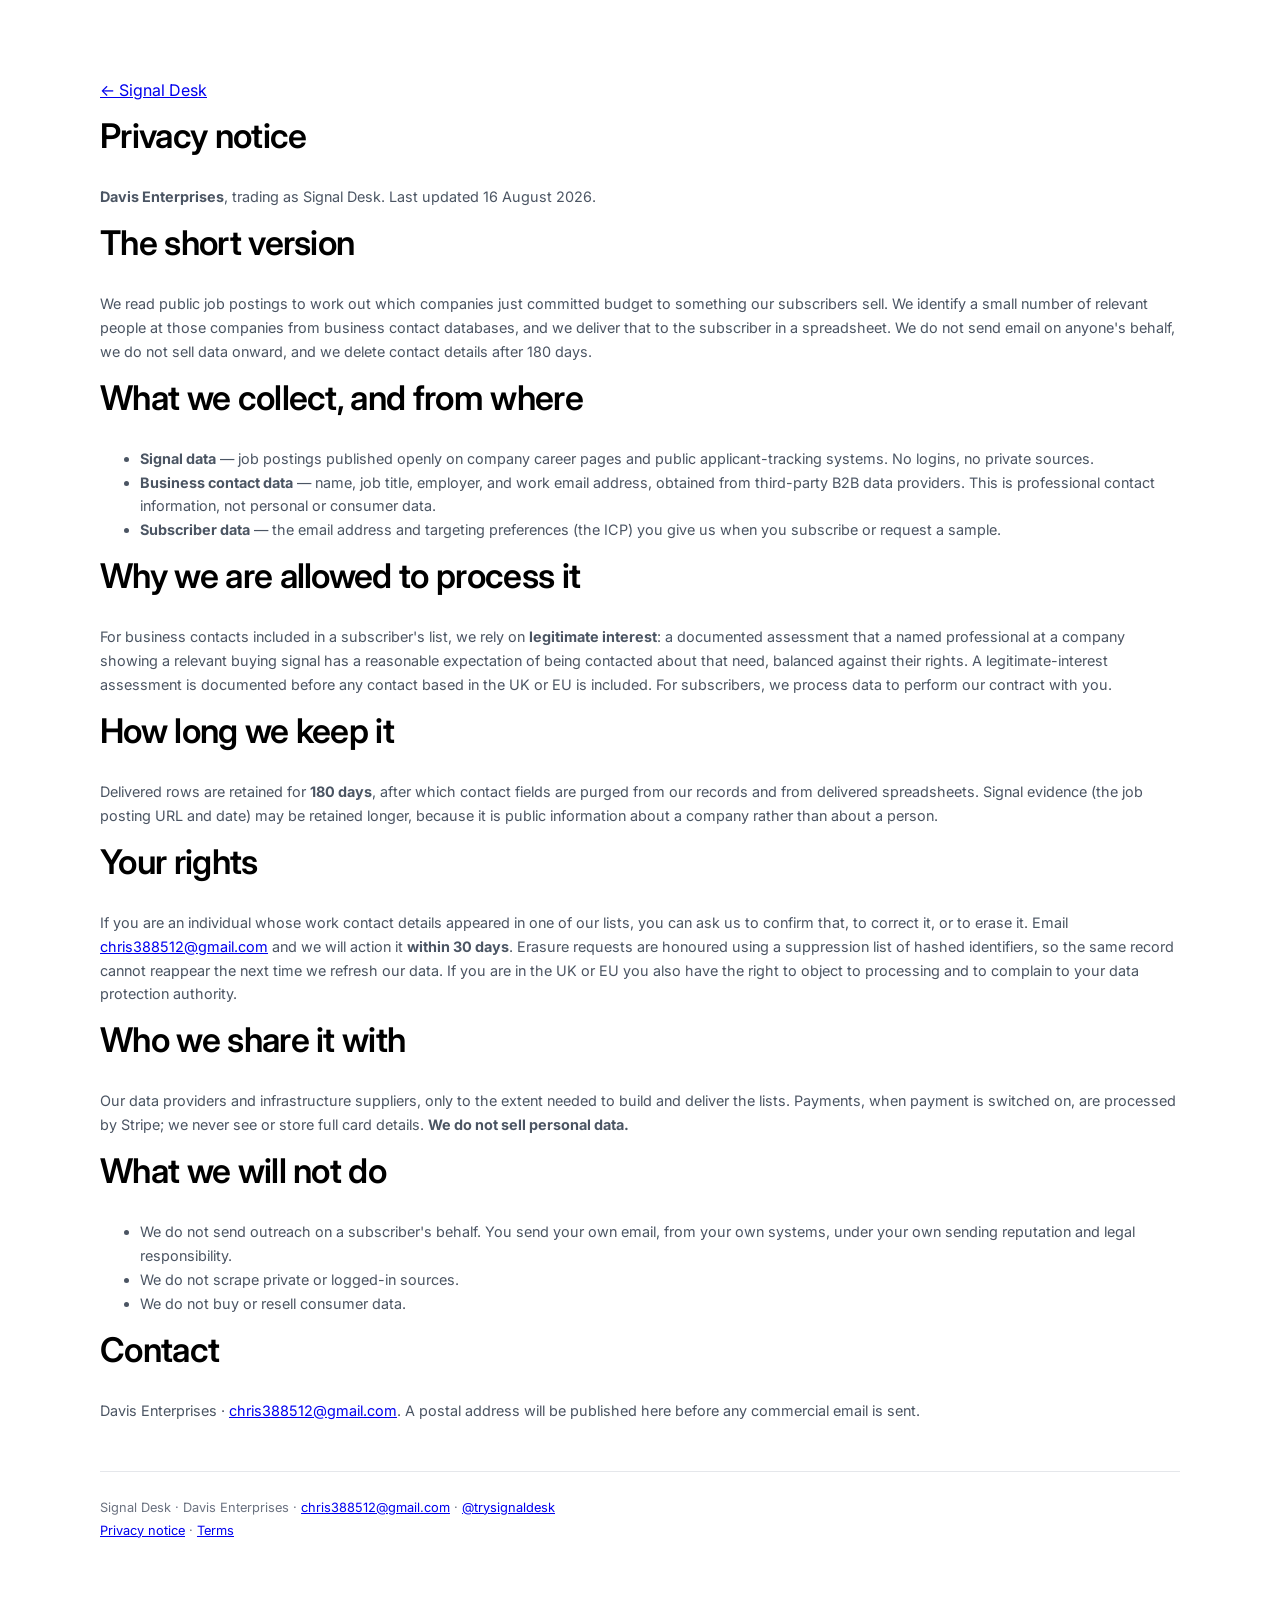
<file: privacy.html>
<!DOCTYPE html>
<html lang="en">
<head>
<meta charset="UTF-8">
<meta name="viewport" content="width=device-width, initial-scale=1">
<title>Privacy notice — Signal Desk</title>
<link rel="stylesheet" href="styles.css">
</head>
<body>
<section class="wrap section">
  <p><a href="index.html">&larr; Signal Desk</a></p>
  <h1 class="h2 !mt-0">Privacy notice</h1>
  <p class="card-body"><strong>Davis Enterprises</strong>, trading as Signal Desk.
     Last updated 16 August 2026.</p>

  <h2 class="h2">The short version</h2>
  <p class="card-body">We read public job postings to work out which companies just
     committed budget to something our subscribers sell. We identify a small number of
     relevant people at those companies from business contact databases, and we deliver
     that to the subscriber in a spreadsheet. We do not send email on anyone's behalf,
     we do not sell data onward, and we delete contact details after 180 days.</p>

  <h2 class="h2">What we collect, and from where</h2>
  <ul class="card-body">
    <li><strong>Signal data</strong> — job postings published openly on company career
        pages and public applicant-tracking systems. No logins, no private sources.</li>
    <li><strong>Business contact data</strong> — name, job title, employer, and work
        email address, obtained from third-party B2B data providers. This is
        professional contact information, not personal or consumer data.</li>
    <li><strong>Subscriber data</strong> — the email address and targeting preferences
        (the ICP) you give us when you subscribe or request a sample.</li>
  </ul>

  <h2 class="h2">Why we are allowed to process it</h2>
  <p class="card-body">For business contacts included in a subscriber's list, we rely on
     <strong>legitimate interest</strong>: a documented assessment that a named
     professional at a company showing a relevant buying signal has a reasonable
     expectation of being contacted about that need, balanced against their rights.
     A legitimate-interest assessment is documented before any contact based in the
     UK or EU is included. For subscribers, we process data to perform our contract
     with you.</p>

  <h2 class="h2">How long we keep it</h2>
  <p class="card-body">Delivered rows are retained for <strong>180 days</strong>, after
     which contact fields are purged from our records and from delivered spreadsheets.
     Signal evidence (the job posting URL and date) may be retained longer, because it
     is public information about a company rather than about a person.</p>

  <h2 class="h2">Your rights</h2>
  <p class="card-body">If you are an individual whose work contact details appeared in
     one of our lists, you can ask us to confirm that, to correct it, or to erase it.
     Email <a href="mailto:chris388512@gmail.com">chris388512@gmail.com</a> and we will
     action it <strong>within 30 days</strong>. Erasure requests are honoured using a
     suppression list of hashed identifiers, so the same record cannot reappear the next
     time we refresh our data. If you are in the UK or EU you also have the right to
     object to processing and to complain to your data protection authority.</p>

  <h2 class="h2">Who we share it with</h2>
  <p class="card-body">Our data providers and infrastructure suppliers, only to the
     extent needed to build and deliver the lists. Payments, when payment is switched
     on, are processed by Stripe; we never see or store full card details.
     <strong>We do not sell personal data.</strong></p>

  <h2 class="h2">What we will not do</h2>
  <ul class="card-body">
    <li>We do not send outreach on a subscriber's behalf. You send your own email, from
        your own systems, under your own sending reputation and legal responsibility.</li>
    <li>We do not scrape private or logged-in sources.</li>
    <li>We do not buy or resell consumer data.</li>
  </ul>

  <h2 class="h2">Contact</h2>
  <p class="card-body">Davis Enterprises &middot;
     <a href="mailto:chris388512@gmail.com">chris388512@gmail.com</a>.
     A postal address will be published here before any commercial email is sent.</p>

  <footer class="foot">
    Signal Desk &middot; Davis Enterprises &middot;
    <a href="mailto:chris388512@gmail.com">chris388512@gmail.com</a> &middot;
    <a href="https://x.com/trysignaldesk">@trysignaldesk</a><br>
    <a href="privacy.html">Privacy notice</a> &middot; <a href="terms.html">Terms</a>
  </footer>
</section>
</body>
</html>
</file>
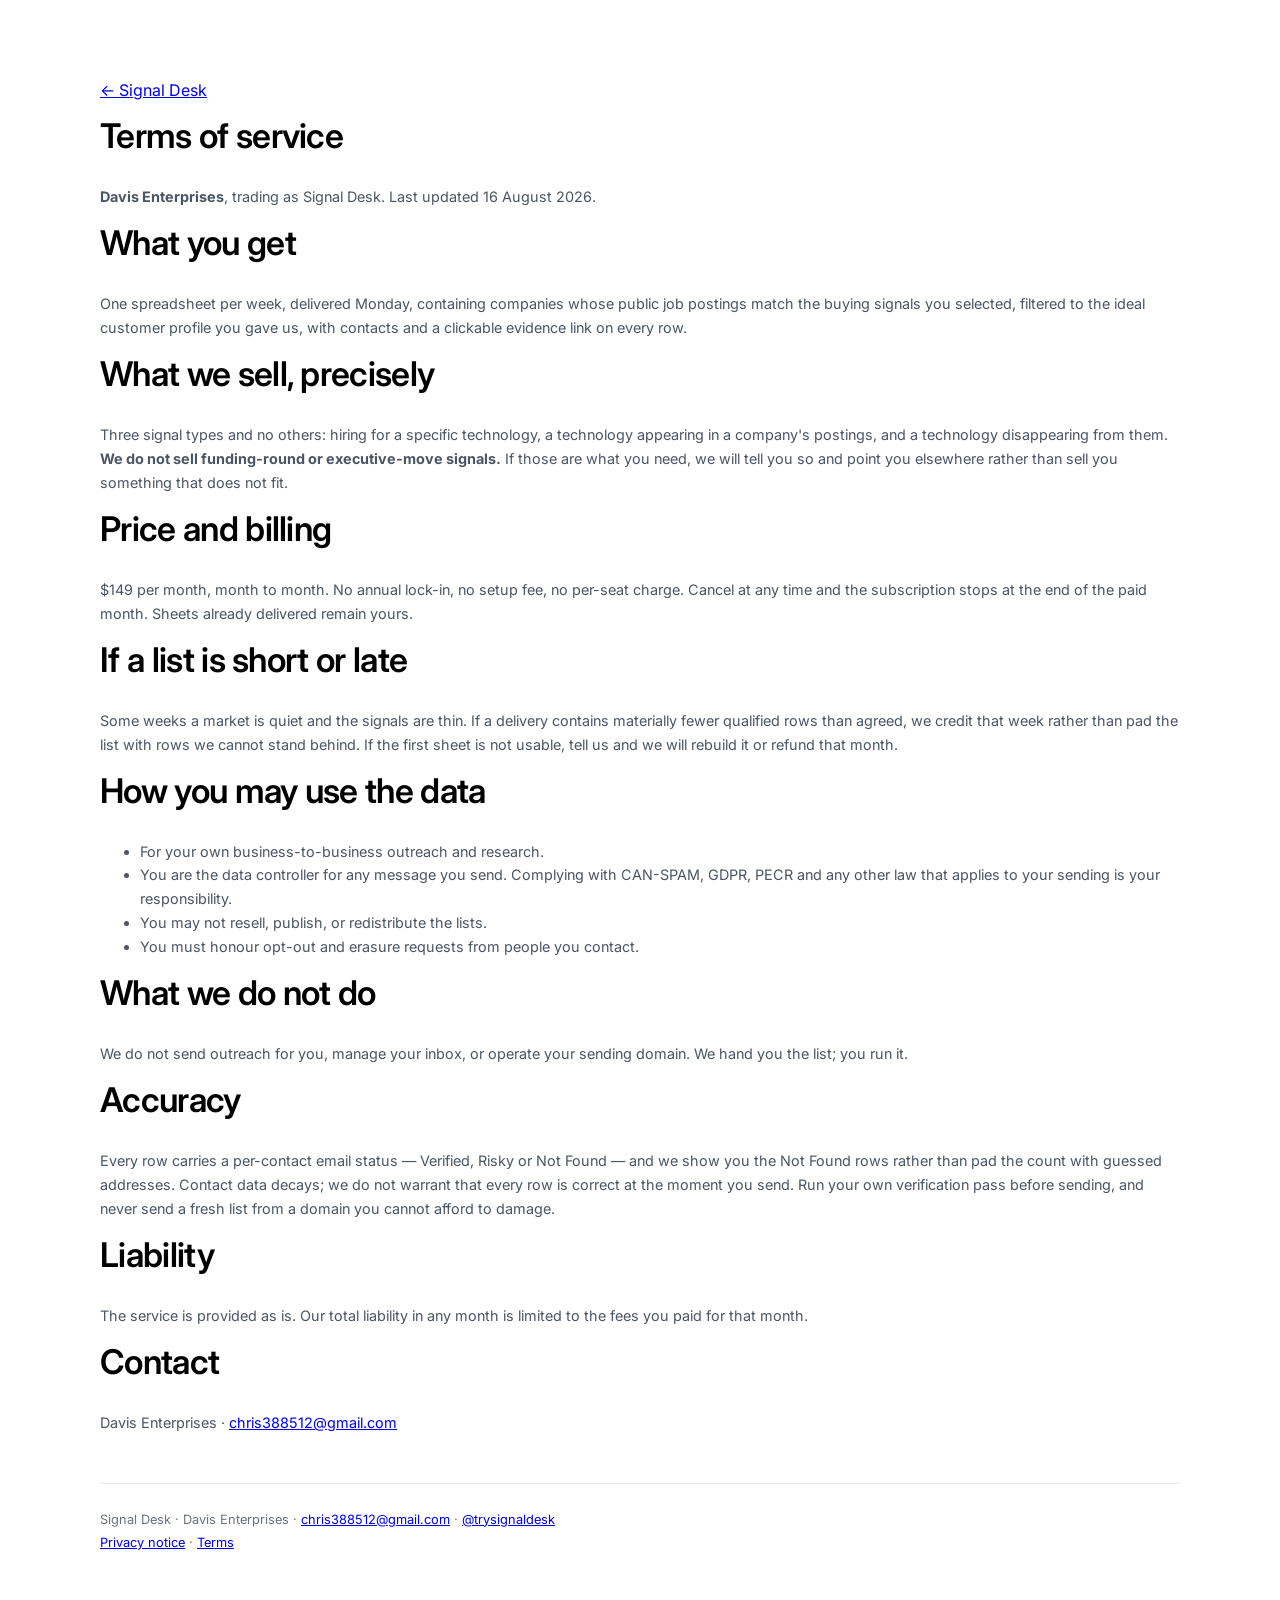
<file: terms.html>
<!DOCTYPE html>
<html lang="en">
<head>
<meta charset="UTF-8">
<meta name="viewport" content="width=device-width, initial-scale=1">
<title>Terms — Signal Desk</title>
<link rel="stylesheet" href="styles.css">
</head>
<body>
<section class="wrap section">
  <p><a href="index.html">&larr; Signal Desk</a></p>
  <h1 class="h2 !mt-0">Terms of service</h1>
  <p class="card-body"><strong>Davis Enterprises</strong>, trading as Signal Desk.
     Last updated 16 August 2026.</p>

  <h2 class="h2">What you get</h2>
  <p class="card-body">One spreadsheet per week, delivered Monday, containing companies
     whose public job postings match the buying signals you selected, filtered to the
     ideal customer profile you gave us, with contacts and a clickable evidence link on
     every row.</p>

  <h2 class="h2">What we sell, precisely</h2>
  <p class="card-body">Three signal types and no others: hiring for a specific
     technology, a technology appearing in a company's postings, and a technology
     disappearing from them. <strong>We do not sell funding-round or executive-move
     signals.</strong> If those are what you need, we will tell you so and point you
     elsewhere rather than sell you something that does not fit.</p>

  <h2 class="h2">Price and billing</h2>
  <p class="card-body">$149 per month, month to month. No annual lock-in, no setup fee,
     no per-seat charge. Cancel at any time and the subscription stops at the end of the
     paid month. Sheets already delivered remain yours.</p>

  <h2 class="h2">If a list is short or late</h2>
  <p class="card-body">Some weeks a market is quiet and the signals are thin. If a
     delivery contains materially fewer qualified rows than agreed, we credit that week
     rather than pad the list with rows we cannot stand behind. If the first sheet is
     not usable, tell us and we will rebuild it or refund that month.</p>

  <h2 class="h2">How you may use the data</h2>
  <ul class="card-body">
    <li>For your own business-to-business outreach and research.</li>
    <li>You are the data controller for any message you send. Complying with CAN-SPAM,
        GDPR, PECR and any other law that applies to your sending is your
        responsibility.</li>
    <li>You may not resell, publish, or redistribute the lists.</li>
    <li>You must honour opt-out and erasure requests from people you contact.</li>
  </ul>

  <h2 class="h2">What we do not do</h2>
  <p class="card-body">We do not send outreach for you, manage your inbox, or operate
     your sending domain. We hand you the list; you run it.</p>

  <h2 class="h2">Accuracy</h2>
  <p class="card-body">Every row carries a per-contact email status — Verified, Risky or
     Not Found — and we show you the Not Found rows rather than pad the count with
     guessed addresses. Contact data decays; we do not warrant that every row is correct
     at the moment you send. Run your own verification pass before sending, and never
     send a fresh list from a domain you cannot afford to damage.</p>

  <h2 class="h2">Liability</h2>
  <p class="card-body">The service is provided as is. Our total liability in any month is
     limited to the fees you paid for that month.</p>

  <h2 class="h2">Contact</h2>
  <p class="card-body">Davis Enterprises &middot;
     <a href="mailto:chris388512@gmail.com">chris388512@gmail.com</a></p>

  <footer class="foot">
    Signal Desk &middot; Davis Enterprises &middot;
    <a href="mailto:chris388512@gmail.com">chris388512@gmail.com</a> &middot;
    <a href="https://x.com/trysignaldesk">@trysignaldesk</a><br>
    <a href="privacy.html">Privacy notice</a> &middot; <a href="terms.html">Terms</a>
  </footer>
</section>
</body>
</html>
</file>
<file: styles.css>
@import url('https://fonts.googleapis.com/css2?family=Inter:wght@400;500;600;700&display=swap');

:root { --ink:#0b1220; --line:#e5e7eb; --accent:#0f5c4a; }
.dark { --ink:#f3f4f6; --line:#1f2937; --accent:#4ade80; }

body { font-family:'Inter',system-ui,-apple-system,sans-serif; }

.wrap { width:100%; max-width:1080px; margin:0 auto; padding-left:20px; padding-right:20px; }
.section { padding-top:56px; padding-bottom:56px; }
.border-t { border-top:1px solid var(--line); }

.banner {
  background:#78350f; color:#fde68a; font-size:12px; font-weight:600;
  letter-spacing:.03em; text-align:center; padding:9px 16px;
}

.eyebrow {
  font-size:12px; font-weight:700; letter-spacing:.14em; text-transform:uppercase;
  color:var(--accent); margin-bottom:18px;
}

.h2 { font-size:1.75rem; font-weight:600; letter-spacing:-.02em; line-height:1.2; margin-top:0; max-width:46rem; }
@media (min-width:768px){ .h2{ font-size:2.125rem; } }
.h3 { font-size:1.1rem; font-weight:600; margin-top:40px; margin-bottom:14px; }
.lead { margin-top:16px; font-size:1.05rem; color:#4b5563; max-width:44rem; line-height:1.65; }
.dark .lead { color:#9ca3af; }
.muted { color:#6b7280; font-weight:400; }
.note { margin-top:14px; font-size:.875rem; color:#6b7280; line-height:1.6; max-width:46rem; }
.dark .note { color:#9ca3af; }

.btn-primary {
  display:inline-block; background:var(--accent); color:#fff; font-weight:600; font-size:.95rem;
  padding:13px 26px; border-radius:8px; text-decoration:none; transition:opacity .15s;
}
.dark .btn-primary { color:#04140f; }
.btn-primary:hover { opacity:.88; }
.btn-ghost {
  display:inline-block; font-weight:500; font-size:.95rem; padding:13px 20px;
  border:1px solid var(--line); border-radius:8px; text-decoration:none; color:inherit;
}

.card-grid { display:grid; grid-template-columns:repeat(auto-fill,minmax(260px,1fr)); gap:18px; }
.card { border:1px solid var(--line); border-radius:10px; padding:22px; }
.card.accent { border-color:var(--accent); }
.card-kicker { font-size:11px; font-weight:700; letter-spacing:.1em; text-transform:uppercase; color:var(--accent); }
.card-title { font-size:1.02rem; font-weight:600; margin-top:6px; margin-bottom:8px; }
.card-body { font-size:.9rem; line-height:1.65; color:#4b5563; }
.dark .card-body { color:#9ca3af; }

.pullquote {
  margin-top:32px; border-left:3px solid var(--accent); padding:4px 0 4px 20px;
  font-size:1.05rem; line-height:1.65; color:#374151; max-width:44rem;
}
.dark .pullquote { color:#d1d5db; }

.steps { list-style:none; padding:0; margin:32px 0 0; display:flex; flex-direction:column; gap:28px; }
.steps li { display:flex; gap:18px; align-items:flex-start; }
.step-num {
  flex:none; width:32px; height:32px; border-radius:50%; background:var(--accent); color:#fff;
  display:flex; align-items:center; justify-content:center; font-weight:700; font-size:.85rem;
}
.dark .step-num { color:#04140f; }
.bullets { margin:10px 0 0; padding-left:18px; font-size:.9rem; line-height:1.8; color:#4b5563; }
.dark .bullets { color:#9ca3af; }

.table-wrapper { overflow-x:auto; border:1px solid var(--line); border-radius:10px; }
.tbl { width:100%; border-collapse:collapse; font-size:.85rem; min-width:520px; }
.tbl th, .tbl td { text-align:left; padding:11px 14px; border-bottom:1px solid var(--line); vertical-align:top; }
.tbl thead th { font-weight:600; background:#f9fafb; white-space:nowrap; }
.dark .tbl thead th { background:#111827; }
.tbl tbody tr:last-child td { border-bottom:none; }
.tbl td:first-child { font-weight:500; white-space:nowrap; }
.tbl code { font-size:.8rem; color:var(--accent); }

.founding { border:1px solid var(--accent); border-radius:12px; padding:28px; }
.placeholder {
  margin-top:18px; font-size:.8rem; line-height:1.6; color:#92400e; background:#fffbeb;
  border:1px dashed #f59e0b; border-radius:8px; padding:14px;
}
.dark .placeholder { color:#fcd34d; background:#1c1917; border-color:#78350f; }

.price-card { margin-top:28px; border:1px solid var(--line); border-radius:12px; padding:28px; max-width:34rem; }
.price-head { display:flex; align-items:baseline; gap:6px; }
.price { font-size:2.75rem; font-weight:700; letter-spacing:-.03em; }
.per { color:#6b7280; font-size:1rem; }
.ticks { list-style:none; padding:0; margin:22px 0 0; display:flex; flex-direction:column; gap:11px; font-size:.9rem; line-height:1.5; }
.ticks li { display:flex; gap:10px; align-items:flex-start; }
.ticks li::before { content:"✓"; color:var(--accent); font-weight:700; flex:none; }
.excl { margin-top:24px; padding-top:20px; border-top:1px solid var(--line); }

details.faq-item { border-bottom:1px solid var(--line); }
details.faq-item summary {
  cursor:pointer; padding:16px 0; font-weight:500; font-size:.98rem; list-style:none;
  display:flex; justify-content:space-between; gap:16px;
}
details.faq-item summary::-webkit-details-marker { display:none; }
details.faq-item summary::after { content:"+"; color:var(--accent); font-weight:600; flex:none; }
details.faq-item[open] summary::after { content:"–"; }
details.faq-item p { margin:0 0 18px; font-size:.9rem; line-height:1.7; color:#4b5563; max-width:46rem; }
.dark details.faq-item p { color:#9ca3af; }

.foot { margin-top:48px; padding-top:24px; border-top:1px solid var(--line); font-size:.8rem; line-height:1.8; color:#6b7280; }
.ph { background:#fef3c7; color:#92400e; padding:1px 6px; border-radius:4px; font-weight:500; }
.dark .ph { background:#292524; color:#fcd34d; }
</file>
